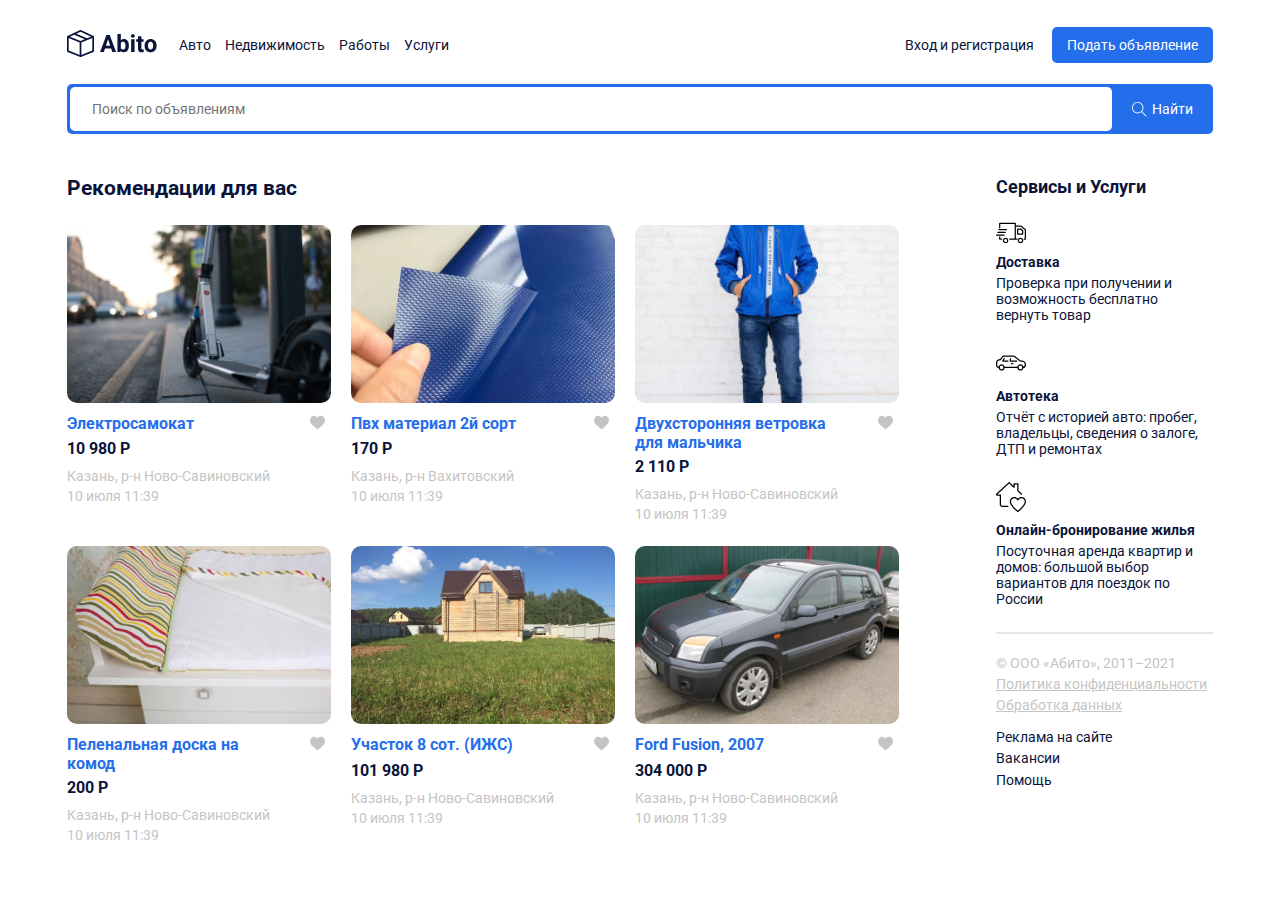
<file: index.html>
<!DOCTYPE html>
<html lang="ru" dir="ltr">
  <head>
    <meta charset="utf-8" />
    <meta name="viewport" content="width=device-width, user-scalable=no, initial-scale=1.0, maximum-scale=1.0, minimum-scale=1.0" />
    <meta http-equiv="X-UA-Compatible" content="ie=edge" />
    <title>Abito - доска объявлений</title>
    <link rel="preconnect" href="https://fonts.googleapis.com" />
    <link rel="preconnect" href="https://fonts.gstatic.com" crossorigin />
    <link href="https://fonts.googleapis.com/css2?family=Roboto:wght@400;700&display=swap" rel="stylesheet" />
    <link rel="stylesheet" href="css/style.css" />
    <link rel="stylesheet" href="css/normalize.css" />
  </head>
  <body>
    <header class="header container">
      <div class="navbar">
        <a href="#" class="logo">
          <img src="img/logo.svg" alt="logo: Abito" class="logo-image" />
        </a>
        <div class="navbar-panel">
          <button class="close-menu">
            <svg class="close-menu" width="30" height="31" viewBox="0 0 30 31" fill="none" xmlns="http://www.w3.org/2000/svg">
              <path d="M0.5 1C11.8252 12.3252 18.1748 18.6748 29.5 30M0.5 30L29.5 1" stroke="black" />
            </svg>
          </button>
          <nav class="navbar-menu">
            <ul class="menu">
              <li class="menu-item">
                <a href="#" class="menu-link">Авто</a>
              </li>
              <li class="menu-item">
                <a href="#" class="menu-link">Недвижимость</a>
              </li>
              <li class="menu-item">
                <a href="#" class="menu-link">Работы</a>
              </li>
              <li class="menu-item">
                <a href="#" class="menu-link">Услуги</a>
              </li>
            </ul>
          </nav>
          <div class="button-group">
            <a href="#" class="button button-link">Вход и регистрация</a>
            <a href="#" class="button button-primary">Подать объявление</a>
          </div>
        </div>
        <!-- /.navbar-panel -->
        <button class="menu-button">
          <svg width="30" height="30" viewBox="0 0 30 30" fill="none" xmlns="http://www.w3.org/2000/svg">
            <path
              d="M0.937476 9.37501H29.0624C29.58 9.37501 29.9999 8.95498 29.9999 8.43754C29.9999 7.92002 29.5799 7.50006 29.0624 7.50006H0.937476C0.419955 7.50006 0 7.92009 0 8.43754C0 8.95498 0.420033 9.37501 0.937476 9.37501Z"
              fill="black"
            />
            <path
              d="M29.0624 14.0626H0.937476C0.419955 14.0626 0 14.4826 0 15C0 15.5175 0.420033 15.9375 0.937476 15.9375H29.0624C29.58 15.9375 29.9999 15.5175 29.9999 15C29.9999 14.4826 29.58 14.0626 29.0624 14.0626Z"
              fill="black"
            />
            <path
              d="M29.0625 20.625H10.3125C9.79495 20.625 9.375 21.0451 9.375 21.5625C9.375 22.08 9.79503 22.5 10.3125 22.5H29.0625C29.58 22.5 29.9999 22.0799 29.9999 21.5625C30 21.045 29.58 20.625 29.0625 20.625Z"
              fill="black"
            />
          </svg>
        </button>
      </div>
      <div class="search-panel">
        <input type="search" class="search-input" placeholder="Поиск по объявлениям" />
        <button class="search-button">
          <svg class="search-icon" width="15" height="15" viewBox="0 0 15 15" fill="none" xmlns="http://www.w3.org/2000/svg">
            <g clip-path="url(#clip0)">
              <path
                d="M14.6506 14.0012L10.0862 9.43675C10.9465 8.43352 11.4706 7.13293 11.4706 5.71058C11.4706 2.54822 8.89765 -0.0247192 5.7353 -0.0247192C4.20353 -0.0247192 2.76265 0.571751 1.67824 1.6544C0.595589 2.73793 -0.000881376 4.17881 9.77541e-07 5.71058C9.77541e-07 8.87293 2.57294 11.4459 5.7353 11.4459C7.15765 11.4459 8.45912 10.9218 9.46235 10.0615L14.0268 14.6259L14.6506 14.0012ZM5.7353 10.5635C3.06 10.5635 0.882354 8.38675 0.882354 5.71058C0.881472 4.41352 1.38618 3.19499 2.30294 2.2791C3.21882 1.36234 4.43824 0.857634 5.7353 0.857634C8.41059 0.857634 10.5882 3.0344 10.5882 5.71058C10.5882 8.38587 8.41059 10.5635 5.7353 10.5635Z"
                fill="white"
              />
            </g>
            <defs>
              <clipPath id="clip0">
                <rect width="15" height="15" fill="white" />
              </clipPath>
            </defs>
          </svg>

          <span class="search-button-text">Найти</span>
        </button>
      </div>
    </header>

    <div class="page-content container">
      <main class="main">
        <h2 class="page-title">Рекомендации для вас</h2>
        <div class="cards">
          <div class="card">
            <a href="single.html" class="card-link">
              <img src="img/card-image1.jpg" alt="photo" class="card-image" />
            </a>
            <div class="card-header">
              <a href="single.html" class="card-link">
                <h3 class="card-title">Электросамокат</h3>
              </a>
              <button class="like">
                <img src="img/like.svg" alt="" />
              </button>
            </div>
            <strong class="card-price"> 10 980 Р </strong>
            <p class="card-text">Казань, р-н Ново-Савиновский</p>
            <p class="card-text">10 июля 11:39</p>
          </div>
          <div class="card">
            <a href="single.html" class="card-link">
              <img src="img/card-image2.jpg" alt="photo" class="card-image" />
            </a>
            <div class="card-header">
              <a href="single.html" class="card-link">
                <h3 class="card-title">Пвх материал 2й сорт</h3>
              </a>
              <button class="like">
                <img src="img/like.svg" alt="" />
              </button>
            </div>
            <strong class="card-price"> 170 Р </strong>
            <p class="card-text">Казань, р-н Вахитовский</p>
            <p class="card-text">10 июля 11:39</p>
          </div>
          <div class="card">
            <a href="single.html" class="card-link">
              <img src="img/card-image3.jpg" alt="photo" class="card-image" />
            </a>
            <div class="card-header">
              <a href="single.html" class="card-link">
                <h3 class="card-title">Двухсторонняя ветровка для мальчика</h3>
              </a>
              <button class="like">
                <img src="img/like.svg" alt="" />
              </button>
            </div>
            <strong class="card-price"> 2 110 Р </strong>
            <p class="card-text">Казань, р-н Ново-Савиновский</p>
            <p class="card-text">10 июля 11:39</p>
          </div>
          <div class="card">
            <a href="single.html" class="card-link">
              <img src="img/card-image4.jpg" alt="photo" class="card-image" />
            </a>
            <div class="card-header">
              <a href="single.html" class="card-link">
                <h3 class="card-title">Пеленальная доска на комод</h3>
              </a>
              <button class="like">
                <img src="img/like.svg" alt="" />
              </button>
            </div>
            <strong class="card-price"> 200 Р </strong>
            <p class="card-text">Казань, р-н Ново-Савиновский</p>
            <p class="card-text">10 июля 11:39</p>
          </div>
          <div class="card">
            <a href="single.html" class="card-link">
              <img src="img/card-image5.jpg" alt="photo" class="card-image" />
            </a>
            <div class="card-header">
              <a href="single.html" class="card-link">
                <h3 class="card-title">Участок 8 сот. (ИЖС)</h3>
              </a>
              <button class="like">
                <img src="img/like.svg" alt="" />
              </button>
            </div>
            <strong class="card-price"> 101 980 Р </strong>
            <p class="card-text">Казань, р-н Ново-Савиновский</p>
            <p class="card-text">10 июля 11:39</p>
          </div>
          <div class="card">
            <a href="single.html" class="card-link">
              <img src="img/card-image6.jpg" alt="photo" class="card-image" />
            </a>
            <div class="card-header">
              <a href="single.html" class="card-link">
                <h3 class="card-title">Ford Fusion, 2007</h3>
              </a>
              <button class="like">
                <img src="img/like.svg" alt="" />
              </button>
            </div>
            <strong class="card-price"> 304 000 Р </strong>
            <p class="card-text">Казань, р-н Ново-Савиновский</p>
            <p class="card-text">10 июля 11:39</p>
          </div>
        </div>
      </main>
      <aside class="sidebar">
        <h4 class="page-title">Сервисы и Услуги</h4>
        <div class="service">
          <img src="img/shipping.svg" alt="icon: shipping" class="service-image" />
          <h5 class="service-title">Доставка</h5>
          <p class="service-text">Проверка при получении и возможность бесплатно вернуть товар</p>
        </div>
        <div class="service">
          <img src="img/sedan.svg" alt="icon: sedan" class="service-image" />
          <h5 class="service-title">Автотека</h5>
          <p class="service-text">Отчёт с историей авто: пробег, владельцы, сведения о залоге, ДТП и ремонтах</p>
        </div>
        <div class="service">
          <img src="img/home.svg" alt="icon: home" class="service-image" />
          <h5 class="service-title">Онлайн-бронирование жилья</h5>
          <p class="service-text">Посуточная аренда квартир и домов: большой выбор вариантов для поездок по России</p>
        </div>
        <hr color="#E5E5E5" />
        <footer class="footer">
          <p class="footer-text">© ООО «Абито», 2011–2021</p>
          <ul class="footer-menu">
            <li class="footer-menu-item">
              <a href="#" class="footer-text">Политика конфиденциальности</a>
            </li>
            <li class="footer-menu-item">
              <a href="#" class="footer-text">Обработка данных</a>
            </li>
          </ul>
          <ul class="footer-menu">
            <li class="footer-menu-item">
              <a href="#" class="footer-link">Реклама на сайте</a>
            </li>
            <li class="footer-menu-item">
              <a href="#" class="footer-link">Вакансии</a>
            </li>
            <li class="footer-menu-item">
              <a href="#" class="footer-link">Помощь</a>
            </li>
          </ul>
        </footer>
      </aside>
    </div>
    <script src="https://unpkg.com/swiper/swiper-bundle.min.js"></script>
    <script src="js/main.js"></script>
  </body>
</html>
</file>
<file: css/style.css>
* {
  box-sizing: border-box;
}

body {
  font-family: 'Roboto', sans-serif;
  font-size: 14px;
  color: #0a143a;
}

.container {
  max-width: 1146px;
  margin: auto;
}

.header {
  padding-top: 30px;
  margin-bottom: 42px;
}

.navbar {
  display: flex;
  align-items: center;
  justify-content: space-between;
  margin-bottom: 24px;
}

.navbar-panel {
  display: flex;
  flex-grow: 1;
  align-items: center;
}

.navbar-menu {
  margin-right: auto;
}

.menu {
  list-style: none;
  margin: 0;
  padding: 0 22px;
  display: flex;
}

.menu-item:not(:last-child) {
  margin-right: 14px;
}

.menu-link {
  text-decoration: none;
  color: inherit;
}

.button {
  text-decoration: none;
  cursor: pointer;
  padding: 10px 15px;
}

.button-link {
  color: inherit;
}

.button-primary {
  background: #256eeb;
  border-radius: 5px;
  color: white;
}

.search-panel {
  height: 50px;
  background: #256eeb;
  border-radius: 5px;
  display: flex;
  padding: 3px;
}

.search-input {
  flex-grow: 1;
  background: #ffffff;
  border-radius: 5px;
  border: none;
  padding: 0 22px;
  outline: none;
}

.search-button {
  background: #256eeb;
  border: none;
  color: white;
  padding-left: 20px;
  padding-right: 17px;
  display: flex;
  align-items: center;
}

.search-button-text {
  margin-left: 5px;
}

.page-content {
  display: grid;
  grid-template-columns: 9fr 3fr;
  grid-column-gap: 10px;
}

.card-image {
  border-radius: 10px;
  width: 264px;
  height: 178px;
  object-fit: cover;
}

.cards {
  display: flex;
  flex-wrap: wrap;
}

.card {
  margin-bottom: 20px;
  margin-right: 20px;
  max-width: 264px;
}

.card-title {
  font-size: 16px;
  line-height: 19px;
  color: #256eeb;
  max-width: 224px;
  text-overflow: ellipsis;
  overflow: hidden;
  margin: 0;
}

.card-header {
  display: flex;
  justify-content: space-between;
  align-items: flex-start;
  margin-top: 8px;
  margin-bottom: 5px;
}

.like {
  background-color: #fff;
  border: none;
  cursor: pointer;
  margin-left: 15px;
}

.card-price {
  font-size: 16px;
  line-height: 19px;
  color: #0a143a;
  margin-bottom: 10px;
  display: block;
}

.card-text {
  font-size: 14px;
  line-height: 16px;
  color: #c4c4c4;
  margin-bottom: 4px;
  margin-top: 0;
}

.card-link {
  text-decoration: none;
  display: inline-block;
  width: 100%;
}

.service {
  margin-bottom: 25px;
}

.service-title {
  font-weight: bold;
  font-size: 14px;
  line-height: 16px;
  margin-top: 7px;
  margin-bottom: 5px;
}

.service-text {
  font-size: 14px;
  line-height: 16px;
  max-width: 217px;
  margin-top: 0;
}

.sidebar .page-title {
  font-size: 18px;
  line-height: 21px;
}

.sidebar {
  margin-left: auto;
}
/* 
.sidebar a img {
  width: 100%;
  height: 100%;
}*/

.sidebar a {
  display: block;
}

.footer-text {
  display: inline-block;
  font-size: 14px;
  line-height: 16px;
  color: #c4c4c4;
  margin-bottom: 5px;
}

.footer-menu {
  list-style: none;
  margin: 0;
  padding: 0;
  margin-bottom: 16px;
}

.footer-link {
  color: inherit;
  text-decoration: none;
  display: inline-block;
  margin-bottom: 5px;
}

.main-single {
  display: flex;
  align-items: flex-start;
}

.content {
  max-width: 460px;
  margin-right: 30px;
}

.swiper-container {
  width: 100%;
  height: 300px;
  margin-left: auto;
  margin-right: auto;
}

.swiper-slide {
  background-size: cover;
  background-position: center;
}

.mySwiper2 {
  width: 100%;
  border-radius: 10px;
  margin-bottom: 15px;
}

.mySwiper {
  height: 20%;
  box-sizing: border-box;
  padding: 10px 0;
}

.mySwiper .swiper-slide {
  width: 25%;
  height: 100%;
  opacity: 0.4;
}

.mySwiper .swiper-slide-thumb-active {
  opacity: 1;
}

.swiper-slide img {
  display: block;
  width: 100%;
  height: 100%;
  object-fit: cover;
  border-radius: 3px;
}
.content-text {
  font-size: 14px;
  line-height: 140%;
}

.author {
  min-width: 264px;
}

.single-price {
  font-size: 24px;
  line-height: 28px;
  margin-bottom: 25px;
  margin-top: 0;
  display: block;
}

.page-title {
  margin-bottom: 25px;
  margin-top: 0;
}

.author-wrapper {
  display: flex;
  align-items: center;
  justify-content: space-between;
  margin-top: 25px;
  margin-bottom: 30px;
}

.author-avatar {
  width: 50px;
  height: 50px;
  object-fit: cover;
  border-radius: 50%;
}

.author-name {
  font-weight: bold;
  font-size: 14px;
  line-height: 16px;
  display: block;
  margin-bottom: 4px;
}

.rating {
  margin-bottom: 5px;
}

.rating-counter {
  opacity: 0.5;
  line-height: 16px;
  margin-left: 10px;
}

.author-status {
  font-size: 12px;
  line-height: 14px;
}

.button-block {
  display: block;
  width: 100%;
  height: 54px;
  margin-bottom: 14px;
  border: none;
}

.button-success {
  background: #14b4be;
  border-radius: 5px;
  color: #fff;
}

.menu-button {
  background-color: #fff;
  border: none;
  cursor: pointer;
  display: none;
}

.close-menu {
  display: none;
}

@media (max-width: 1200px) {
  .container {
    max-width: 960px;
  }

  .card {
    width: 45%;
    max-width: 100%;
  }

  .card-image {
    width: 100%;
    height: 200px;
  }
}

@media (max-width: 992px) {
  .container {
    max-width: 740px;
  }

  .card-image {
    height: inherit;
  }
}

@media (max-width: 768px) {
  .container {
    max-width: 560px;
  }

  .card {
    width: 100%;
  }

  .card-image {
    height: 150px;
  }

  .page-content {
    grid-template-columns: 8fr 4fr;
  }

  .menu-button {
    display: block;
  }

  .navbar-panel {
    position: fixed;
    right: 0;
    top: 0;
    width: 100%;
    height: 100vh;
    background-color: #fff;
    z-index: 9;
    flex-direction: column;
    justify-content: center;
    transition: transform 0.2s, opacity 0.2s;
    transform: translateX(100%);
    opacity: 0;
  }

  .is-open {
    transform: translateX(0%);
    opacity: 1;
  }

  .navbar-menu {
    margin-left: auto;
    margin-bottom: 20px;
  }

  .menu {
    flex-direction: column;
    align-items: center;
    justify-content: center;
  }

  .menu-item:not(:last-child) {
    margin-right: 0;
    margin-bottom: 10px;
  }

  .button-group {
    display: flex;
    flex-direction: column;
  }

  .close-menu {
    display: block;
    position: absolute;
    right: 10%;
    top: 10%;
    cursor: pointer;
    background-color: white;
    border: none;
  }
}

@media (max-width: 576px) {
  .container {
    width: 90%;
  }

  .page-content {
    grid-template-columns: 12fr;
  }

  .card-image {
    height: 250px;
  }

  .card {
    margin-right: 0;
  }
  .search-button-text {
    display: none;
  }
  aside.sidebar {
    margin-left: 0;
  }
}

@media (max-width: 300px) {
  .search-input {
    width: 100%;
  }
}
</file>
